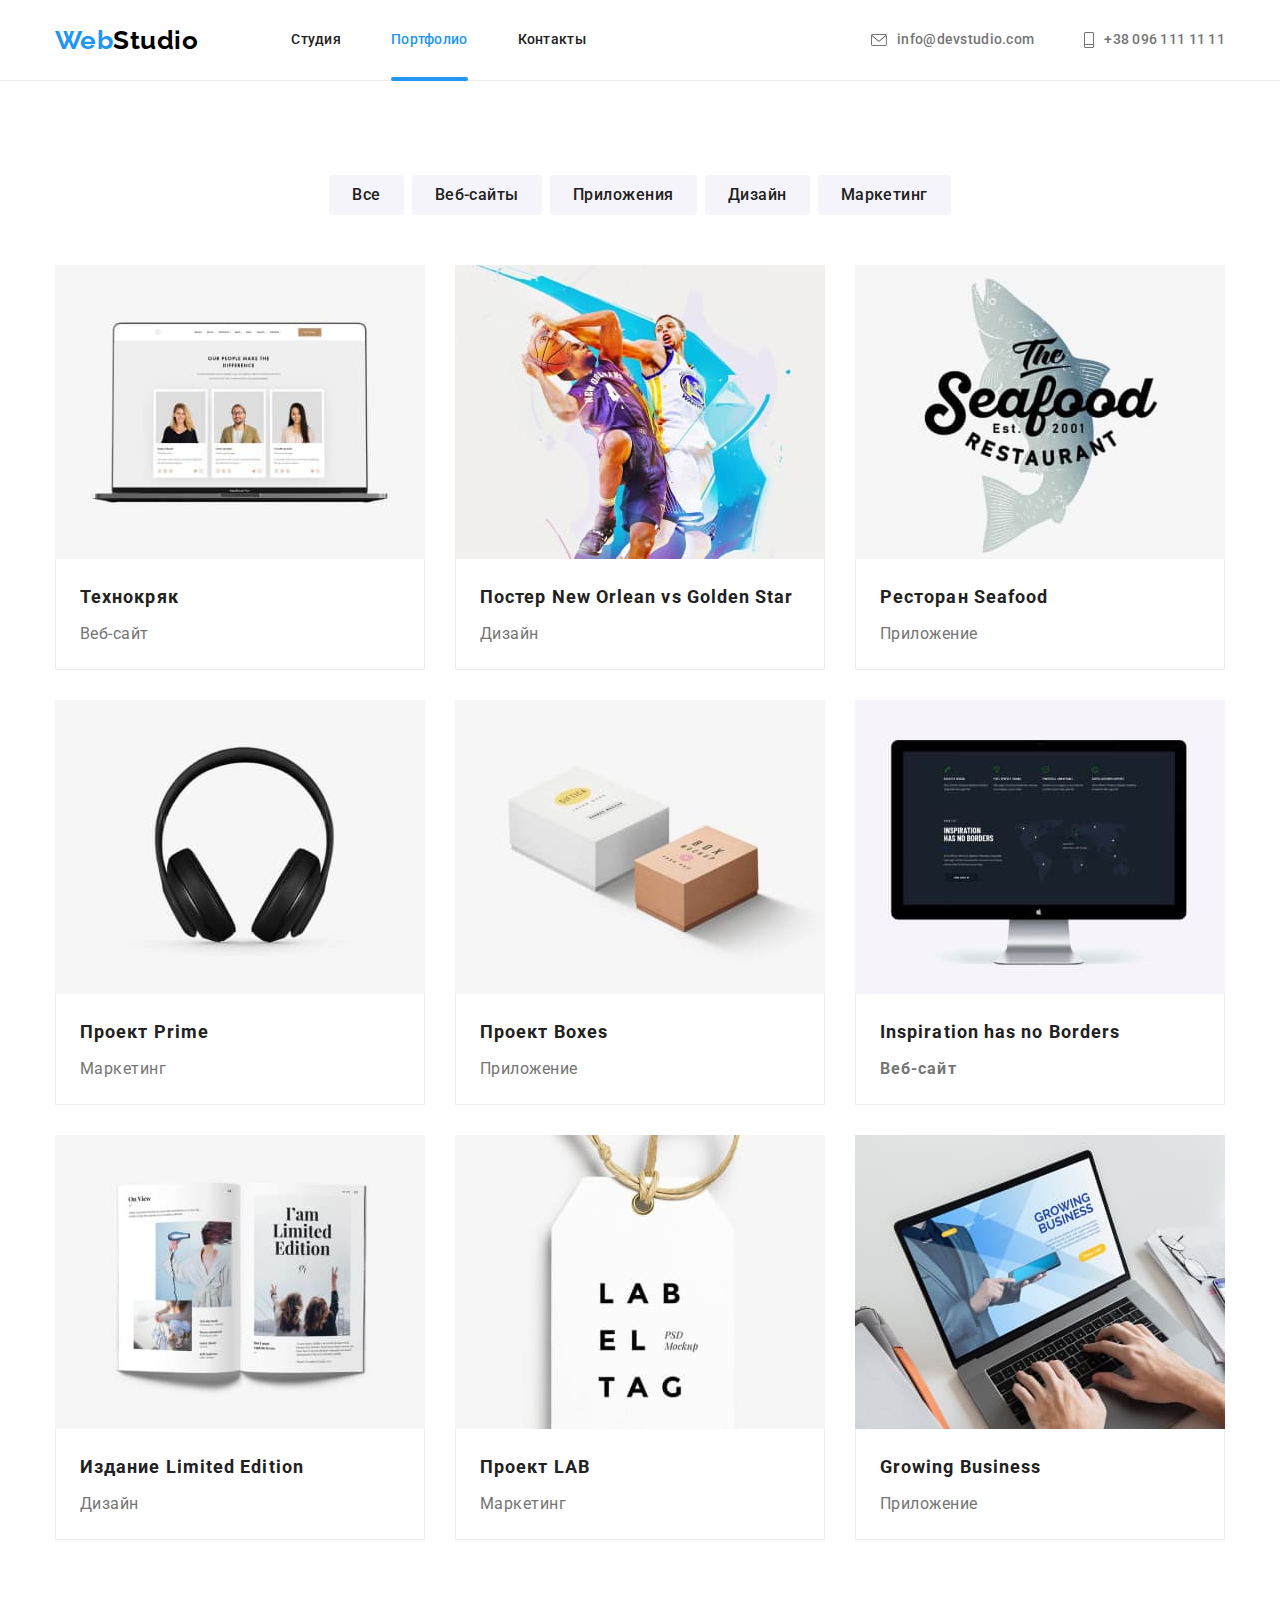
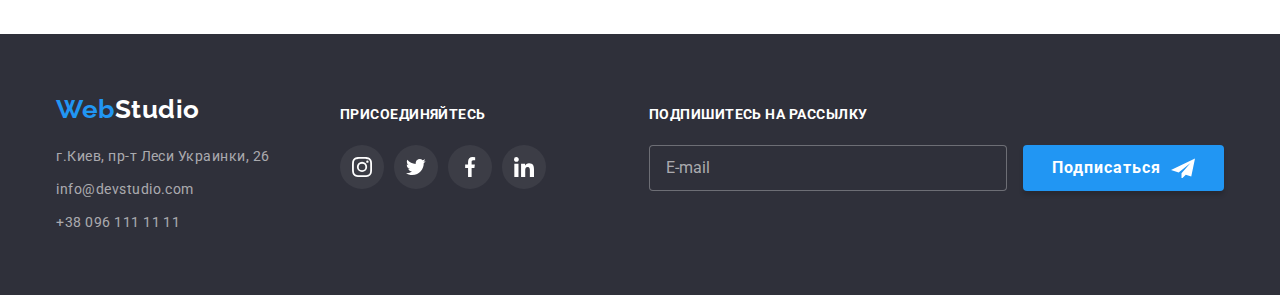
<file: portfolio.html>
<!DOCTYPE html>
<html lang="ru">
  <head>
    <meta charset="UTF-8" />
    <meta http-equiv="X-UA-Compatible" content="IE=edge" />
    <meta name="viewport" content="width=device-width, initial-scale=1.0" />
    <title>Портфолио</title>
    <link rel="preconnect" href="https://fonts.googleapis.com" />
    <link rel="preconnect" href="https://fonts.gstatic.com" crossorigin />
    <link
      href="https://fonts.googleapis.com/css2?family=Raleway:wght@700&family=Roboto:wght@400;500;700;900&display=swap"
      rel="stylesheet"
    />
    <link rel="stylesheet" href="https://cdnjs.cloudflare.com/ajax/libs/modern-normalize/1.1.0/modern-normalize.min.css">
    <link rel="stylesheet" href="./css/main.min.css">
  </head>
  <body>
     <!-- Шапка -->
    <header class="header">
      <div class="container header__section">
        <nav class="header__nav">
          <a class="header__logo logo link" href="./index.html"
            >Web<span class="header__logo--black">Studio</span></a
          >
          <ul class="nav list">
            <li class="nav__item">
              <a class="nav__link link" href="./index.html"
                >Студия</a
              >
            </li>
            <li class="nav__item">
              <a class="nav__link link nav__link--current" href="./portfolio.html"
                >Портфолио</a
              >
            </li>
            <li class="nav__item">
              <a class="nav__link link" href="">Контакты</a>
            </li>
          </ul>
        </nav>
        <ul class="header-contact header-contack__list list">
          <li class="header-contact__item">
            <a class="header-contact__link link" href="mailto:info@devstudio.com"
              ><svg class="header-contact__icon" width="16" height="12">
                <use href="./images/icons.svg#icon-envelope"></use>
              </svg>
              info@devstudio.com</a
            >
          </li>
          <li class="header-contact__item">
            <a class="header-contact__link link" href="tel:+380961111111"
              ><svg class="header-contact__icon" width="10" height="16">
                <use href="./images/icons.svg#icon-mobile"></use>
              </svg>
              +38 096 111 11 11</a
            >
          </li>
        </ul>
        <button class="menu-open" data-menu-open>
        <svg class="menu-burger" width="24" height="16">
          <use href="./images/icons.svg#icon-burger"></use>
        </svg>
        </button>
      </div>
      <div class="mob-menu flex is-hidden" data-menu>
        <div>
          <button class="menu-close" data-menu-close>
            <svg class="menu-close" width="40" height="40">
              <use href="./images/icons.svg#icon-close"></use>
            </svg>
          </button>
          <ul class="mob-menu-list list">
            <li class="mob-menu-list__item">
              <a class="mob-menu-list__link link " href="./index.html">Студия</a>
            </li>
            <li class="mob-menu-list__item">
              <a class="mob-menu-list__link link mob-menu-list__link--current" href="./portfolio.html">Портфолио</a>
            </li>
            <li class="mob-menu-list__item">
              <a class="mob-menu-list__link link" href="">Контакты</a>
            </li>
          </ul>
        </div>
        <div class="mob-menu-list__down">
          <a class="mob-menu-list__tell link" href="tel:+380961111111">
            +38 096 111 11 11</a>
          <a class="mob-menu-list__mail link" href="mailto:info@devstudio.com">info@devstudio.com</a>
          <ul class="mob-menu-list__social list">
            <li class="mob-menu-list__social-item">Instagram</li>
            <li class="mob-menu-list__social-item">Twitter</li>
            <li class="mob-menu-list__social-item">Facebook</li>
            <li class="mob-menu-list__social-item">LinkedIn</li>
          </ul>
        </div>
      </div>
    </header>
      <!-- Основной контент -->
    <main>
      <section class="portfolio-section">
        <div class="container">
          <h1 hidden>Примеры работ</h1>
          <ul class="portfolio-btn-list list">
            <li class="portfolio-btn-item">
              <button class="portfolio-btn" type="button">Все</button>
            </li>
            <li class="portfolio-btn-item">
              <button class="portfolio-btn" type="button">Веб-сайты</button>
            </li>
            <li class="portfolio-btn-item">
              <button class="portfolio-btn" type="button">Приложения</button>
            </li>
            <li class="portfolio-btn-item">
              <button class="portfolio-btn" type="button">Дизайн</button>
            </li>
            <li class="portfolio-btn-item">
              <button class="portfolio-btn" type="button">Маркетинг</button>
            </li>
          </ul>
        </div>
        <div class="container">
          <ul class="portfolio-list list">
            <li class="portfolio-item">
              <div class="portfolio-description">
                <img
                  srcset="
                    ./images/our-people.jpg 1x,                   
                    ./images/our-people-2x.jpg 2x
                  "
                  src="./images/our-people.jpg"
                  alt="фото сотрудников"
                  width="450"
                />
                <div class="portfolio-overlay">
                  <p class="portfolio-description-text">Технокряк это современная площадка распространения коронавируса. Компании используют эту платформу для цифрового шпионажа и атак на защищённые сервера конкурентов.</p>
                </div>
                </div>
              <div class="portfolio-border">
                <h2 class="portfolio-list-title">Технокряк</h2>
                <p class="portfolio-list-text">Веб-сайт</p>
              </div>
            </li>
            <li class="portfolio-item">
              <div class="portfolio-description">
                <img
                  srcset="
                    ./images/ball.jpg 1x,                   
                    ./images/ball-2x.jpg 2x
                  "
                  src="./images/ball.jpg"
                  alt="парни играют в баскетбол"
                  width="450"
                />
                <div class="portfolio-overlay">
                  <p class="portfolio-description-text">Технокряк это современная площадка распространения коронавируса. Компании используют эту платформу для цифрового шпионажа и атак на защищённые сервера конкурентов.</p>
                </div>
              </div>
                <div class="portfolio-border">
                <h2 class="portfolio-list-title">
                  Постер <span lang="en">New Orlean vs Golden Star</span> 
                </h2>
                <p class="portfolio-list-text">Дизайн</p>
              </div>
            </li>

            <li class="portfolio-item">
              <div class="portfolio-description">
                <img
                  srcset="
                    ./images/seafood.jpg 1x,                   
                    ./images/seafood-2x.jpg 2x
                  "
                  src="./images/seafood.jpg"
                  alt="ресторан морепродуктов"
                  width="450"
                />
                <div class="portfolio-overlay">

                  <p class="portfolio-description-text">Технокряк это современная площадка распространения коронавируса. Компании используют эту платформу для цифрового шпионажа и атак на защищённые сервера конкурентов.</p>
                </div>
              </div>
              <div class="portfolio-border">
                <h2 class="portfolio-list-title">Ресторан <span lang="en">Seafood</span></h2>
                <p class="portfolio-list-text">Приложение</p>
              </div>
            </li>

            <li class="portfolio-item">
              <div class="portfolio-description">
                <img
                  srcset="
                    ./images/headphone.jpg 1x,                   
                    ./images/headphone-2x.jpg 2x
                  "
                  src="./images/headphone.jpg"
                  alt="наушники"
                  width="450"
                />
                <div class="portfolio-overlay">
                  <p class="portfolio-description-text">Технокряк это современная площадка распространения коронавируса. Компании используют эту платформу для цифрового шпионажа и атак на защищённые сервера конкурентов.</p>
                </div>
              </div>
              <div class="portfolio-border">
                <h2 class="portfolio-list-title">Проект <span lang="en">Prime</span></h2>
                <p class="portfolio-list-text">Маркетинг</p>
              </div>
            </li>

            <li class="portfolio-item">
              <div class="portfolio-description">
                <img
                  srcset="
                    ./images/2-box.jpg 1x,                   
                    ./images/2-box-2x.jpg 2x
                  "
                  src="./images/2-box.jpg"
                  alt="две коробки"
                  width="450"
                />
                <div class="portfolio-overlay">
                  <p class="portfolio-description-text">Технокряк это современная площадка распространения коронавируса. Компании используют эту платформу для цифрового шпионажа и атак на защищённые сервера конкурентов.</p>
                </div>
              </div>
              <div class="portfolio-border">
                <h2 class="portfolio-list-title">Проект <span lang="en">Boxes</span></h2>
                <p class="portfolio-list-text">Приложение</p>
              </div>
            </li>

            <li class="portfolio-item">
              <div class="portfolio-description">
                <img
                  srcset="
                    ./images/screen.jpg 1x,                   
                    ./images/screen-2x.jpg 2x
                  "
                  src="./images/screen.jpg"
                  alt="экран"
                  width="450"
                />
                <div class="portfolio-overlay">
                  <p class="portfolio-description-text">Технокряк это современная площадка распространения коронавируса. Компании используют эту платформу для цифрового шпионажа и атак на защищённые сервера конкурентов.</p>
                </div>
              </div>
              <div class="portfolio-border">
                <h2 class="portfolio-list-title"><span lang="en">Inspiration has no Borders</span</h2>
                <p class="portfolio-list-text">Веб-сайт</p>
              </div>
            </li>

            <li class="portfolio-item">
              <div class="portfolio-description">
                <img
                  srcset="
                    ./images/book.jpg 1x,                   
                    ./images/book-2x.jpg 2x
                  "
                  src="./images/book.jpg"
                  alt="книга"
                  width="450"
                />
                <div class="portfolio-overlay">
                  <p class="portfolio-description-text">Технокряк это современная площадка распространения коронавируса. Компании используют эту платформу для цифрового шпионажа и атак на защищённые сервера конкурентов.</p>
                </div>
              </div>
              <div class="portfolio-border">
                <h2 class="portfolio-list-title">Издание <span lang="en">Limited Edition</span></h2>
                <p class="portfolio-list-text">Дизайн</p>
              </div>
            </li>

            <li class="portfolio-item">
              <div class="portfolio-description">
                <img
                  srcset="
                    ./images/label.jpg 1x,                   
                    ./images/label-2x.jpg 2x
                  "
                  src="./images/label.jpg"
                  alt="бирка для чемодана"
                  width="450"
                />
                <div class="portfolio-overlay">
                  <p class="portfolio-description-text">Технокряк это современная площадка распространения коронавируса. Компании используют эту платформу для цифрового шпионажа и атак на защищённые сервера конкурентов.</p>
                </div>
              </div>
              <div class="portfolio-border">
                <h2 class="portfolio-list-title">Проект <span lang="en">LAB</span></h2>
                <p class="portfolio-list-text">Маркетинг</p>
              </div>
            </li>

            <li class="portfolio-item border">
              <div class="portfolio-description">
                <img
                  srcset="
                    ./images/leptop.jpg 1x,                   
                    ./images/leptop-2x.jpg 2x
                  "
                  src="./images/leptop.jpg"
                  alt="ноутбук"
                  width="450"
                />
                <div class="portfolio-overlay">
                  <p class="portfolio-description-text">Технокряк это современная площадка распространения коронавируса. Компании используют эту платформу для цифрового шпионажа и атак на защищённые сервера конкурентов.</p>
                </div>
              </div>
              <div class="portfolio-border">
                <h2 class="portfolio-list-title"><span lang="en">Growing Business</span></h2>
                <p class="portfolio-list-text">Приложение</p>
              </div>
            </li>
          </ul>
        </div>
      </section>
    </main>
      
      <footer class="footer">
        <div class="container">
          <div class="footer__flex">
            <div class="footer__contacts-flex">
              <a class="footer__logo logo link" href="./index.html"
                >Web<span class="footer__logo--white">Studio</span>
              </a>
              
              <address class="footer-contact">
                <ul class="footer-contact__list list">
                  <li class="footer-contact__item">
                    <a
                      class="footer-contact__link footer-contact__address link"
                      href="https://goo.gl/maps/CdvJLRiEL6Q8Smko8"
                      target="_blank"
                      rel="noreferrer noopener"
                      >г.Киев, пр-т Леси Украинки, 26</a
                    >
                  </li>
                  <li class="footer-contact__item">
                    <a
                      class="footer-contact__link link"
                      href="mailto:info@devstudio.com"
                      >info@devstudio.com</a
                    >
                  </li>
                  <li class="footer-contact__item">
                    <a class="footer-contact__link link" href="tel:+380961111111"
                      >+38 096 111 11 11</a
                    >
                  </li>
                </ul>
              </address>
            </div>
            <div class="social-section">
              <p class="social-section__text">Присоединяйтесь</p>
              <ul class="footer-list list">
                <li class="footer-list__item">
                  <a class="footer-list__link" href="">
                    <svg class="footer-list__icon" width="20" height="20">
                      <use href="./images/icons.svg#icon-instagram"></use>
                    </svg>
                  </a>
                </li>
  
                <li class="footer-list__item">
                  <a class="footer-list__link" href="">
                    <svg class="footer-list__icon" width="20" height="20">
                      <use href="./images/icons.svg#icon-twitter"></use>
                    </svg>
                  </a>
                </li>
  
                <li class="footer-list__item">
                  <a class="footer-list__link" href="">
                    <svg class="footer-list__icon" width="20" height="20">
                      <use href="./images/icons.svg#icon-facebook"></use>
                    </svg>
                  </a>
                </li>
  
                <li class="footer-list__item">
                  <a class="footer-list__link" href="">
                    <svg class="footer-list__icon" width="20" height="20">
                      <use href="./images/icons.svg#icon-linkedin"></use>
                    </svg>
                  </a>
                </li>
              </ul>
            </div>
            <div class="footer-submit">
              <p class="footer-submit__text">Подпишитесь на рассылку</p>
              <div class="footer-submit__form">
                <label class="footer-submit__label" for="submit-mail"></label>
                <input class="footer-submit__input" type="email" name="submit-mail" id="submit-mail" placeholder="E-mail">
                <button class="footer-submit__btn" type="submit">Подписаться</button>
              </div>
            </div>
          </div>
        </div>
      </footer>
    <script src="./js/menu.js"></script>
  </body>
</html>
</file>
<file: css/main.min.css>
:root{--primary-text-color: #212121;--secondary-text-color: #757575;--white-text-color: #ffffff;--accent-color: #2196f3;--black-logo-color: #000000;--footer-text-color: rgba(255, 255, 255, 0.6);--white-background-color: #ffffff;--hero-background-color: #2f303a;--team-background-color: #f5f4fa}body{font-family:"Roboto";letter-spacing:0.03em;background-color:var(--white-background-color);color:var(--primary-text-color)}.list{list-style:none}.link{text-decoration:none}h1,h2,h3,h4,h5,h6,p,ul{margin:0;padding:0}img{display:block;width:100%;height:auto}.container{width:100%;margin-left:auto;margin-right:auto}@media screen and (min-width: 480px){.container{padding-left:15px;padding-right:15px}}@media screen and (min-width: 480px){.container{width:480px}}@media screen and (min-width: 768px){.container{width:768px}}@media screen and (min-width: 1200px){.container{width:1200px}}.section-title{font-weight:700;font-size:36px;line-height:1.17;text-align:center;color:var(--primary-text-color)}.logo{font-family:"Raleway";font-weight:700;font-size:26px;line-height:1.19;align-items:center;text-align:center;color:var(--accent-color)}.visually-hidden{position:absolute;width:1px;height:1px;margin:-1px;padding:0;overflow:hidden;border:0;clip:rect(0 0 0 0)}.header{border-bottom:1px solid #ececec}@media screen and (max-width: 767px){.header{padding-top:16px;padding-bottom:16px}}.header__section{display:flex;align-items:center;justify-content:space-between;padding-left:15px;padding-right:15px}@media screen and (max-width: 767px){.header__section{max-width:767px}}.header__nav{display:flex;align-items:center}.header__logo{margin-right:93px}.header__logo--black{color:var(--black-logo-color)}.nav{display:flex}@media screen and (max-width: 767px){.nav{display:none}}.nav__item:not(:last-child){margin-right:50px}.nav__link{display:block;padding-top:32px;padding-bottom:32px;font-weight:500;font-size:14px;line-height:1.14;letter-spacing:0.02em;color:var(--primary-text-color);position:relative;transition:color 250ms cubic-bezier(0.4, 0, 0.2, 1)}.nav__link:focus,.nav__link:hover{color:var(--accent-color)}.nav__link--current{color:var(--accent-color)}.nav__link--current::after{position:absolute;display:block;content:"";width:100%;height:4px;border-radius:2px;bottom:-1px;background-color:var(--accent-color)}.header-contact{display:flex}@media screen and (max-width: 767px){.header-contact{display:none}}@media screen and (min-width: 768px) and (max-width: 1199px){.header-contact{flex-direction:column;align-content:center}}.header-contack__list{margin-left:auto}.header-contact__item+.header-contact__item{margin-left:50px}@media screen and (min-width: 768px) and (max-width: 1199px){.header-contact__item+.header-contact__item{margin-left:0px}}@media screen and (min-width: 768px) and (max-width: 1199px){.header-contact__item{margin-left:0px}}.header-contact__link{display:inline-flex;padding:32px 0px 32px;align-items:center;font-weight:500;font-size:14px;line-height:1.14;letter-spacing:0.02em;color:var(--secondary-text-color);transition:color 250ms cubic-bezier(0.4, 0, 0.2, 1)}.header-contact__link:hover,.header-contact__link:focus{color:var(--accent-color)}@media screen and (min-width: 768px) and (max-width: 1199px){.header-contact__link{padding:0}}@media screen and (min-width: 768px) and (max-width: 1199px){.header-contact__item:not(:last-child){margin-bottom:10px}}.header-contact__icon{margin-right:10px;fill:currentColor}.mob-menu{width:100vw;height:100vh;position:fixed;background-color:#fff;top:0;right:0;padding:15px 10px 48px 40px;z-index:999}.flex{display:flex;flex-direction:column;justify-content:space-between}.menu-open{display:flex;align-items:center;justify-content:center;width:40px;height:40px;background-color:transparent;color:#212121;border:none;margin-left:auto;cursor:pointer}.menu-open:hover,.menu-open:focus{fill:var(--accent-color)}@media screen and (min-width: 768px){.menu-open{display:none}}.menu-close{display:flex;align-items:center;justify-content:center;background-color:transparent;color:#212121;border:none;margin-left:auto;cursor:pointer}.menu-close:hover,.menu-close:focus{fill:var(--accent-color)}.mob-menu-list__item:not(:last-child){margin-bottom:32px}.mob-menu-list__link{font-family:Roboto;font-weight:500;font-size:40px;line-height:1.18;letter-spacing:0.02em;color:#212121}.mob-menu-list__link:focus,.mob-menu-list__link:hover{color:var(--accent-color)}.mob-menu-list__link--current{color:var(--accent-color)}.mob-menu-list__tell{display:block;margin-bottom:32px;font-family:Roboto;font-style:normal;font-weight:500;font-size:34px;line-height:1.18;letter-spacing:0.02em;color:#2196f3}.mob-menu-list__mail{display:block;font-family:Roboto;font-style:normal;font-weight:500;font-size:24px;line-height:1.17;letter-spacing:0.02em;color:#757575;margin-bottom:64px}.mob-menu-list__social{display:flex;flex-direction:row;column-gap:20px}.mob-menu-list__social-item{position:relative;font-weight:500;font-size:18px;line-height:1.22;letter-spacing:0.02em;color:#2196f3}.mob-menu-list__social-item:not(:first-child)::before{content:"";display:block;position:absolute;top:0;left:-10px;width:1px;height:22px;background-color:rgba(33,33,33,0.2)}.mob-menu.is-hidden{opacity:0;visibility:hidden;pointer-events:none}.hero{text-align:center;margin-left:auto;margin-right:auto;background-color:var(--hero-background-color);background-image:linear-gradient(to right, rgba(47,48,58,0.4), rgba(47,48,58,0.4)),url("../img/hero-mobile.jpg");background-repeat:no-repeat;background-size:cover;background-position:center;height:400px;padding-top:118px;padding-bottom:0px}@media screen and (min-device-pixel-ratio: 2), screen and (min-resolution: 192dpi), screen and (min-resolution: 2dppx){.hero{background-image:linear-gradient(to right, rgba(47,48,58,0.4), rgba(47,48,58,0.4)),url(../images/hero-mobile2x.jpg)}}@media screen and (min-width: 768px){.hero{background-image:linear-gradient(to right, rgba(47,48,58,0.4), rgba(47,48,58,0.4)),url("../images/hero-tablet.jpg")}}@media screen and (min-width: 768px) and (min-device-pixel-ratio: 2), screen and (min-width: 768px) and (min-resolution: 192dpi), screen and (min-width: 768px) and (min-resolution: 2dppx){.hero{background-image:linear-gradient(to right, rgba(47,48,58,0.4), rgba(47,48,58,0.4)),url("../images/hero-tablet2x.jpg")}}@media screen and (min-width: 1200px){.hero{background-image:linear-gradient(to right, rgba(47,48,58,0.4), rgba(47,48,58,0.4)),url("../images/hero-desctop.jpg")}}@media screen and (min-width: 1200px) and (min-device-pixel-ratio: 2), screen and (min-width: 1200px) and (min-resolution: 192dpi), screen and (min-width: 1200px) and (min-resolution: 2dppx){.hero{background-image:linear-gradient(to right, rgba(47,48,58,0.4), rgba(47,48,58,0.4)),url("../images/hero-desctop2x.jpg")}}@media screen and (min-width: 1200px){.hero{max-width:1600px;height:600px;padding-top:200px}}.hero__title{padding:0;margin-bottom:30px;margin-left:auto;margin-right:auto;max-width:250px;font-weight:900;font-size:18px;line-height:1.62;letter-spacing:0.06em;text-transform:uppercase;color:var(--white-text-color)}@media screen and (min-width: 480px){.hero__title{font-size:26px;max-width:360px}}@media screen and (min-width: 1200px){.hero__title{font-size:44px;max-width:360px;line-height:1.36;max-width:696px;margin-left:auto;margin-right:auto}}.hero__btn{display:inline-block;min-width:140px;border-radius:4px;border:1px solid transparent;padding:7px;background-color:var(--accent-color);color:var(--white-text-color);font-family:"Roboto";font-weight:700;font-size:12px;line-height:1.87;align-items:center;text-align:center;letter-spacing:0.06em;cursor:pointer;transition:background-color 250ms cubic-bezier(0.4, 0, 0.2, 1),color 250ms cubic-bezier(0.4, 0, 0.2, 1)}.hero__btn:hover,.hero__btn:focus{background-color:var(--white-text-color);color:var(--accent-color)}@media screen and (min-width: 480px){.hero__btn{padding:10px 32px;font-size:16px;min-width:200px}}.features{padding-top:60px;padding-bottom:60px}@media screen and (min-width: 1200px){.features{padding-top:94px;padding-bottom:94px}}@media screen and (max-width: 479px){.features{padding-left:15px;padding-right:15px}}.features-flex{display:flex;flex-wrap:wrap}.features-list{justify-content:center;grid-gap:30px}@media screen and (min-width: 480px){.features-list__item{width:450px}}@media screen and (min-width: 768px){.features-list__item{width:354px}}@media screen and (min-width: 1200px){.features-list__item{width:270px}}.features-list__icon-fon{display:flex;height:120px;align-items:center;justify-content:center;flex-direction:column;margin-bottom:30px;background-color:var(--team-background-color)}@media screen and (min-width: 480px){.features-list__icon-fon{width:450px}}@media screen and (min-width: 768px){.features-list__icon-fon{width:354px}}@media screen and (min-width: 1200px){.features-list__icon-fon{width:270px}}.features-list__icon{align-items:center}.features-list__title{margin-bottom:10px;font-weight:700;font-size:14px;line-height:1.14;text-transform:uppercase;text-align:center}@media screen and (min-width: 768px){.features-list__title{text-align:left}}.features-list__text{font-size:14px;line-height:1.71;color:var(--secondary-text-color)}.work{padding-bottom:94px;display:none}@media screen and (min-width: 1200px){.work{display:block}}.work__title{margin-bottom:50px}.work-list{display:flex;justify-content:center;align-items:center;grid-gap:30px}.work-list__item{position:relative}.work-list__text{width:100%;position:absolute;bottom:0;left:0;padding:27px 0px;font-weight:bold;font-size:14px;line-height:1.14;text-align:center;text-transform:uppercase;color:var(--white-text-color);background-color:rgba(47,48,58,0.8)}.team{padding-top:60px;padding-bottom:60px;background-color:var(--team-background-color)}@media screen and (min-width: 1200px){.team{padding-top:94px;padding-bottom:94px}}.team__title{margin-bottom:30px;font-weight:700;font-size:28px;line-height:1.17;text-align:center}@media screen and (min-width: 1200px){.team__title{margin-bottom:50px;font-size:36px}}.team-list{display:flex;flex-wrap:wrap;justify-content:center;align-items:center;grid-gap:30px}.team-list__item{box-shadow:0px 1px 3px rgba(0,0,0,0.12),0px 1px 1px rgba(0,0,0,0.14),0px 2px 1px rgba(0,0,0,0.2);background-color:var(--white-background-color)}@media screen and (max-width: 479px){.team-list__item{width:270px}}@media screen and (min-width: 480px){.team-list__item{width:450px}}@media screen and (min-width: 768px){.team-list__item{width:354px}}@media screen and (min-width: 1200px){.team-list__item{width:270px}}.team-list__workers{padding:30px 0px}.team-list__worker{font-weight:500;font-size:16px;line-height:1.19;text-align:center}.team-list__profession{margin-top:10px;font-size:16px;line-height:1.19;text-align:center;color:var(--secondary-text-color)}.team-list__social-list{display:flex;justify-content:center;align-items:center;padding:0px 32px;margin-top:16px;list-style:none;gap:10px}.team-list__social-item{width:44px;height:44px}.team-list__social-link{display:block;width:44px;height:44px;border-radius:50%;color:#afb1b8;background-color:#ffffff;transition:background-color 250ms cubic-bezier(0.4, 0, 0.2, 1),color 250ms cubic-bezier(0.4, 0, 0.2, 1)}.team-list__social-link:hover,.team-list__social-link:focus{color:#ffffff;background-color:var(--accent-color)}.team-list__social-icon{margin:12px 0px 0px 12px;fill:currentColor}.client{padding-top:60px;padding-bottom:60px}@media screen and (min-width: 1200px){.client{padding-top:94px;padding-bottom:94px}}.client__title{margin-bottom:30px;font-weight:700;font-size:28px;line-height:1.17;text-align:center}@media screen and (min-width: 1200px){.client__title{margin-bottom:50px;font-size:36px}}.client__list{justify-content:center;align-items:center;grid-gap:30px}.customers{display:flex;flex-wrap:wrap}@media screen and (min-width: 1200px){.customers{flex-wrap:nowrap}}.customers__item{height:90px;transition:border-color 250ms cubic-bezier(0.4, 0, 0.2, 1),color 250ms cubic-bezier(0.4, 0, 0.2, 1)}.customers__item:focus,.customers__item:hover{color:var(--accent-color);border-color:var(--accent-color)}@media screen and (max-width: 767px){.customers__item{width:210px}}@media screen and (min-width: 768px){.customers__item{width:226px}}@media screen and (min-width: 1200px){.customers__item{width:170px}}.customers__link{display:flex;justify-content:center;align-items:center;border:1px solid #afb1b8;color:#afb1b8;background-color:#fff;padding:16px 32px;transition:border-color 250ms cubic-bezier(0.4, 0, 0.2, 1),color 250ms cubic-bezier(0.4, 0, 0.2, 1)}.customers__link:focus,.customers__link:hover{color:var(--accent-color);border-color:var(--accent-color)}@media screen and (min-width: 1200px){.customers__link{width:170px}}.customers__icon{fill:currentColor}.footer{text-align:center;padding:60px 0px;background-color:var(--hero-background-color)}.footer__flex{display:block;margin:0;padding:0px;list-style:none}@media (min-width: 768px){.footer__flex{display:flex;justify-content:center;flex-wrap:wrap;gap:30px 165px}}@media (min-width: 1200px){.footer__flex{display:flex;justify-content:center;text-align:left;gap:70px}}.footer__logo--white{color:var(--white-text-color)}.footer-contact{margin-top:20px}.footer-contact__address{color:var(--white-text-color)}.footer-contact__item{margin-top:9px}.footer-contact__link{font-style:normal;font-size:14px;line-height:1.71;color:var(--footer-text-color);transition:color 250ms cubic-bezier(0.4, 0, 0.2, 1)}.footer-contact__link:hover,.footer-contact__link:focus{color:var(--accent-color)}.social-section{display:block;margin-top:60px;text-align:center}@media (min-width: 768px){.social-section{margin-top:0px}}.social-section__text{padding:20px 0px 10px 0px;margin-bottom:20px;font-weight:700;font-size:14px;line-height:1.14px;text-transform:uppercase;color:var(--white-text-color)}@media (min-width: 768px){.social-section__text{padding-bottom:10px}}@media (min-width: 1200px){.social-section__text{text-align:left}}.footer-list{display:flex;justify-content:space-between;justify-content:center;padding:0;margin-top:0;list-style:none}.footer-list__item{width:44px;height:44px;margin-right:10px}.footer-list__link{display:flex;width:44px;height:44px;border-radius:50%;color:#ffffff;background-color:#ffffff10;transition:background-color 250ms cubic-bezier(0.4, 0, 0.2, 1),color 250ms cubic-bezier(0.4, 0, 0.2, 1)}.footer-list__link:hover,.footer-list__link:focus{color:#ffffff;background-color:var(--accent-color)}.footer-list__icon{margin:12px 0px 0px 12px;fill:currentColor}.footer-submit{margin-top:60px}@media (min-width: 768px){.footer-submit{margin-top:0px;padding:0}}@media (min-width: 1200px){.footer-submit{margin-left:23px}}.footer-submit__text{padding:20px 0px 10px 0px;margin-bottom:20px;font-weight:700;font-size:14px;line-height:1.14px;text-transform:uppercase;color:var(--white-text-color)}.footer-submit__input{margin-bottom:20px;width:100%;margin:0;padding:13px 16px;border-radius:4px;border:1px solid rgba(255,255,255,0.3);background-color:var(--hero-background-color);color:var(--white-text-color)}.footer-submit__input::placeholder{font-size:16px;line-height:1.25;color:rgba(255,255,255,0.6)}@media (min-width: 1200px){.footer-submit__input{width:358px;margin-right:12px}}.footer-submit__btn{display:inline-flex;align-items:center;justify-content:center;border:none;margin-top:20px;padding:8px 29px;border-radius:4px;background-color:var(--accent-color);box-shadow:0px 4px 4px rgba(0,0,0,0.15);color:var(--white-text-color);font-family:"Roboto";font-style:normal;font-weight:700;font-size:16px;line-height:1.87;letter-spacing:0.06em;cursor:pointer;min-height:43px}@media (min-width: 1200px){.footer-submit__btn{margin-top:0px}}.footer-submit__btn::after{content:"";display:inline-block;width:24px;height:20px;margin-left:10px;background-image:url(../images/send.svg)}.portfolio-section{padding-top:60px;padding-bottom:60px}@media screen and (min-width: 1200px){.portfolio-section{padding-top:94px;padding-bottom:94px}}@media screen and (max-width: 479px){.portfolio-section{padding-left:15px;padding-right:15px}}.portfolio-btn-list{display:flex;flex-wrap:wrap;justify-content:flex-start;margin-bottom:40px;grid-gap:8px;grid-row-gap:15px}@media (min-width: 768px){.portfolio-btn-list{justify-content:center;margin-bottom:30px}}@media (min-width: 1200px){.portfolio-btn-list{margin-bottom:50px}}.portfolio-item:hover .portfolio-overlay{transform:translateY(0)}.portfolio-description{position:relative;overflow:hidden}.portfolio-overlay{position:absolute;display:inline-block;content:"";width:100%;height:100%;top:0;left:0;background-color:rgba(33,150,243,0.9);transform:translateY(100%);transition:transform 250ms cubic-bezier(0.4, 0, 0.2, 1)}.portfolio-description-text{position:absolute;top:0;left:0;padding:63px 24px;font-size:18px;line-height:1.56;color:var(--white-text-color)}.portfolio-btn{display:inline-block;min-width:73px;border-radius:4px;border:1px solid transparent;padding:6px 22px;font-family:"Roboto";font-weight:500;font-size:16px;line-height:1.63;letter-spacing:0.03em;text-align:center;background-color:var(--team-background-color);color:var(--primary-text-color);cursor:pointer;transition:background-color 250ms cubic-bezier(0.4, 0, 0.2, 1),color 250ms cubic-bezier(0.4, 0, 0.2, 1),box-shadow 250ms cubic-bezier(0.4, 0, 0.2, 1)}.portfolio-btn:hover,.portfolio-btn:focus{background-color:var(--accent-color);color:var(--white-text-color);box-shadow:0px 3px 1px rgba(0,0,0,0.1),0px 1px 2px rgba(0,0,0,0.08),0px 2px 2px rgba(0,0,0,0.12)}.portfolio-list{display:grid;grid-template-columns:auto;gap:30px 30px;align-items:stretch}@media screen and (min-width: 480px){.portfolio-list{grid-template-columns:auto}}@media screen and (min-width: 768px){.portfolio-list{grid-template-columns:auto auto}}@media screen and (min-width: 1200px){.portfolio-list{grid-template-columns:auto auto auto}}.portfolio-item{transition:box-shadow 250ms cubic-bezier(0.4, 0, 0.2, 1)}.portfolio-item:hover,.portfolio-item:focus{box-shadow:0px 3px 1px rgba(0,0,0,0.1),0px 1px 2px rgba(0,0,0,0.08),0px 2px 2px rgba(0,0,0,0.12)}.portfolio-border{border:1px solid #eeeeee;border-top:transparent;padding:20px 24px}.portfolio-list-title{font-weight:700;font-size:18px;line-height:2;letter-spacing:0.06em}.portfolio-list-text{margin-top:4px;font-size:16px;line-height:1.87;color:var(--secondary-text-color)}.backdrop{position:fixed;display:flex;align-items:center;justify-content:center;width:100vw;height:100vh;background-color:rgba(0,0,0,0.2);top:0;transition:opacity 250ms cubic-bezier(0.4, 0, 0.2, 1),visibility 250ms cubic-bezier(0.4, 0, 0.2, 1)}.backdrop.is-hidden{opacity:0;visibility:hidden;pointer-events:none}.backdrop.is-hidden .modal{transform:scale(2)}.modal{width:320px;min-height:581px;background-color:#ffffff;position:relative;transform:scale(1);transition:transform 250ms cubic-bezier(0.4, 0, 0.2, 1)}@media screen and (min-width: 480px){.modal{width:450px;min-height:609px}}@media screen and (min-width: 1200px){.modal{width:528px;min-height:581px}}.modal-icon{fill:var(--black-logo-color);transition:fill 250ms cubic-bezier(0.4, 0, 0.2, 1)}.close-btn{position:absolute;display:flex;align-items:center;justify-content:center;right:8px;top:8px;background-color:transparent;border-radius:50%;width:30px;height:30px;border:1px solid rgba(0,0,0,0.1);cursor:pointer}.close-btn:hover .modal-icon{fill:var(--accent-color)}.form{margin-left:auto;margin-right:auto;padding:40px}@media screen and (min-width: 480px){.form{width:450px}}@media screen and (min-width: 1200px){.form{width:528px}}.form-title{display:block;font-weight:700;font-size:20px;line-height:1.15;text-align:center}.top-title{margin-top:12px}.form-field{position:relative;display:flex;flex-direction:column;margin-bottom:10px}.form-label,.comment-label{font-size:12px;line-height:1.16;letter-spacing:0.01em;color:var(--secondary-text-color);margin-bottom:4px}.form-input{width:100%;margin:0;padding:11px 42px;border:1px solid rgba(33,33,33,0.2);border-radius:4px;outline:none;transition:border-color 250ms cubic-bezier(0.4, 0, 0.2, 1)}.form-input:focus{border-color:var(--accent-color)}.form-input:focus ~ .input-icon{fill:var(--accent-color)}.input-icon{position:absolute;top:50%;left:15px;transform:translateY(25%);display:inline-block;width:12px;height:12px;transition:fill 250ms cubic-bezier(0.4, 0, 0.2, 1)}textarea{resize:none;border:1px solid rgba(33,33,33,0.2);border-radius:4px;padding:12px 16px;font-size:12px;line-height:1.17;letter-spacing:0.01em;height:120px;outline:none;transition:border-color 250ms cubic-bezier(0.4, 0, 0.2, 1)}textarea:focus{border-color:var(--accent-color)}.comment::placeholder{font-size:12px;line-height:1.17;letter-spacing:0.01em;color:#757575}.form-field-chek{padding-left:0px;margin-top:25px;margin-bottom:30px}@media screen and (min-width: 1200px){.form-field-chek{padding-left:14px}}.icon-chek{display:inline-block;width:16px;height:15px;border:2px solid #212121;border-radius:2px;margin-right:7px}.form-checkbox{position:absolute;width:1px;height:1px;margin:-1px;padding:0;overflow:hidden;border:0;clip:rect(0 0 0 0)}.form-checkbox:checked+.icon-chek{background-image:url(../images/icon-check.svg);background-position:center;background-repeat:no-repeat;background-color:var(--accent-color);background-origin:border-box;border-color:var(--accent-color)}.policy-label{position:relative;display:flex;align-items:center;font-size:11px;line-height:1.14;color:var(--secondary-text-color)}@media screen and (max-width: 479px){.policy-label{font-size:10px;line-height:1.11}}@media screen and (min-width: 1200px){.policy-label{font-size:14px;line-height:1.71}}.policy-link{margin-left:3px;color:#2196f3}@media screen and (max-width: 479px){.policy-link{position:absolute;top:18px;left:21px}}.form-btn{display:flex;align-items:center;justify-content:center;margin:0 auto;padding:10px 56px;border:none;border-radius:4px;text-align:center;text-decoration:none;font-family:"Roboto";font-style:normal;font-weight:700;font-size:16px;line-height:1.87;letter-spacing:0.06em;cursor:pointer;background-color:var(--accent-color);box-shadow:0px 4px 4px rgba(0,0,0,0.15);color:var(--white-text-color);transition:background-color 250ms cubic-bezier(0.4, 0, 0.2, 1)}.form-btn:focus,.form-btn:hover{background-color:#188ce8}
/*# sourceMappingURL=main.min.css.map */
</file>
